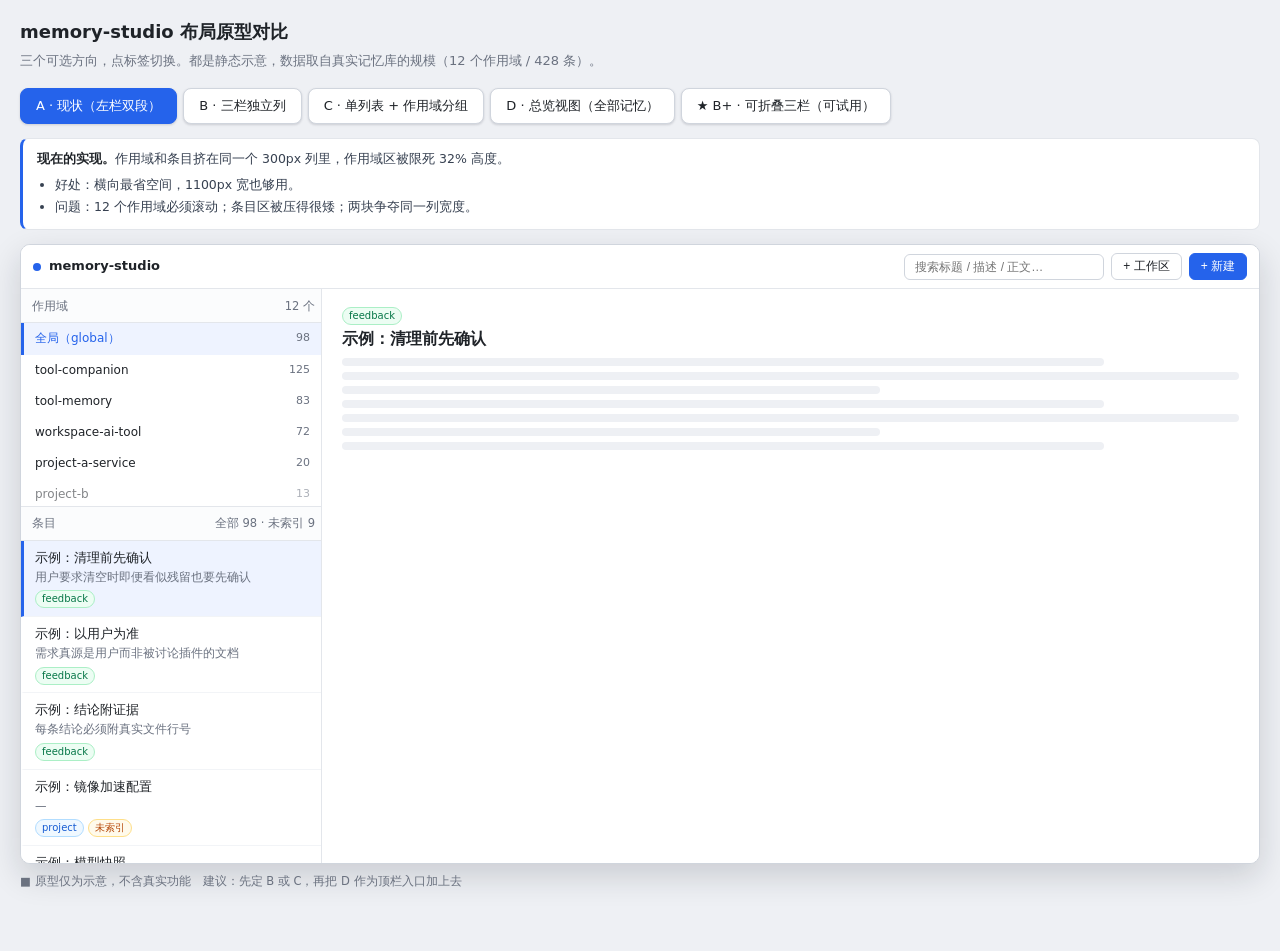
<file: docs/layout-preview.html>
<!DOCTYPE html>
<html lang="zh-CN">
<head>
<meta charset="utf-8">
<meta name="viewport" content="width=device-width, initial-scale=1">
<title>布局原型对比 · memory-studio</title>
<style>
:root{
  --bg:#f7f8fa; --panel:#fff; --panel2:#f0f2f5; --bd:#e3e6eb; --bd2:#d0d5dd;
  --tx:#1f2328; --mut:#6b7280; --ac:#2563eb; --acsoft:#eef3ff; --acbd:#c7d7fe;
  --danger:#d92d20; --ok:#067647; --warn:#b54708;
  --sh:0 1px 2px rgba(16,24,40,.06),0 1px 3px rgba(16,24,40,.1);
  --shl:0 12px 32px rgba(16,24,40,.16);
}
*{box-sizing:border-box}
body{margin:0;background:#eef0f4;color:var(--tx);
  font:13px/1.6 -apple-system,"Segoe UI","Microsoft YaHei",system-ui,sans-serif}
.page{max-width:1500px;margin:0 auto;padding:18px 20px 60px}

h1{font-size:18px;margin:0 0 4px}
.lead{color:var(--mut);font-size:13px;margin:0 0 16px}

.tabs{display:flex;gap:6px;margin-bottom:14px;flex-wrap:wrap}
.tab{padding:7px 15px;border:1px solid var(--bd2);background:#fff;border-radius:8px;
  cursor:pointer;font-size:13px;color:var(--tx);box-shadow:var(--sh)}
.tab:hover{background:var(--panel2)}
.tab.on{background:var(--ac);border-color:var(--ac);color:#fff}

.view{display:none}
.view.on{display:block}

.note{background:#fff;border:1px solid var(--bd);border-left:3px solid var(--ac);
  border-radius:8px;padding:10px 14px;margin:0 0 14px;font-size:12.5px;color:#374151}
.note b{color:var(--tx)}
.note ul{margin:6px 0 0;padding-left:18px}
.note li{margin:2px 0}

/* ===== 通用外壳，模拟真实窗口 ===== */
.frame{background:#fff;border:1px solid var(--bd2);border-radius:10px;overflow:hidden;
  box-shadow:var(--shl);height:620px;display:flex;flex-direction:column}
.topbar{display:flex;align-items:center;justify-content:space-between;gap:12px;
  padding:8px 12px;border-bottom:1px solid var(--bd);background:#fff;flex:0 0 auto}
.brand{display:flex;align-items:center;gap:8px;font-weight:600;font-size:13px}
.dot{width:8px;height:8px;border-radius:50%;background:var(--ac)}
.tools{display:flex;gap:7px;align-items:center}
.search{width:200px;padding:5px 10px;border:1px solid var(--bd2);border-radius:6px;
  font-size:12px;outline:none;background:#fff;color:var(--tx)}
.btn{padding:4px 11px;border:1px solid var(--bd2);border-radius:6px;background:#fff;
  font-size:12px;cursor:pointer;color:var(--tx);white-space:nowrap}
.btn.pri{background:var(--ac);border-color:var(--ac);color:#fff}

/* 三栏外壳 */
.cols{flex:1;display:grid;min-height:0}
.col{min-height:0;overflow:hidden;display:flex;flex-direction:column;background:#fff}
.col+.col{border-left:1px solid var(--bd)}
.hd{padding:7px 11px;font-size:11.5px;color:var(--mut);display:flex;
  justify-content:space-between;align-items:center;border-bottom:1px solid var(--bd);
  background:#fbfcfd;flex:0 0 auto}
.body{flex:1;overflow-y:auto;min-height:0}

.scope{padding:6px 11px;display:flex;justify-content:space-between;gap:8px;
  font-size:12px;border-left:3px solid transparent;cursor:pointer}
.scope:hover{background:var(--panel2)}
.scope.on{background:var(--acsoft);border-left-color:var(--ac);color:var(--ac)}
.scope .n{color:var(--mut);font-size:11px}
.scope .nm{overflow:hidden;text-overflow:ellipsis;white-space:nowrap}
.scope .u{font-size:10px;color:var(--warn)}

.item{padding:7px 11px;border-bottom:1px solid #f2f4f7;border-left:3px solid transparent;cursor:pointer}
.item:hover{background:#fafbfc}
.item.on{background:var(--acsoft);border-left-color:var(--ac)}
.item .t{font-size:12.5px;font-weight:500;overflow:hidden;text-overflow:ellipsis;white-space:nowrap}
.item .d{font-size:11.5px;color:var(--mut);overflow:hidden;text-overflow:ellipsis;white-space:nowrap}
.bdg{display:inline-block;font-size:10px;padding:0 6px;border-radius:20px;
  border:1px solid var(--bd2);color:var(--mut);background:#fff}
.bdg.fb{color:var(--ok);border-color:#abefc6;background:#ecfdf3}
.bdg.pr{color:#175cd3;border-color:#b2ddff;background:#eff8ff}
.bdg.un{color:var(--warn);border-color:#fedf89;background:#fffaeb}

.detail{padding:16px 20px;overflow-y:auto}
.detail h2{margin:0 0 4px;font-size:16px}
.wire{height:8px;border-radius:4px;background:#eef0f4;margin:6px 0}
.wire.s{width:60%}
.wire.m{width:85%}

/* 原型 A：现状（左栏双段） */
.layout-a{grid-template-columns:300px 1fr}
.side{display:flex;flex-direction:column;min-height:0}
.scopes{flex:0 0 32%;overflow-y:auto;border-bottom:1px solid var(--bd);min-height:0}
.list{flex:1;overflow-y:auto;min-height:0}

/* 原型 B：三栏 */
.layout-b{grid-template-columns:200px 300px 1fr}

/* 原型 C：列表内嵌作用域分组（单栏 + 详情） */
.layout-c{grid-template-columns:330px 1fr}
.group-hd{padding:6px 11px;font-size:11px;color:var(--mut);background:#f7f8fa;
  border-bottom:1px solid var(--bd);display:flex;justify-content:space-between;
  position:sticky;top:0;z-index:1}

/* 总览视图 */
.ov-cards{display:grid;grid-template-columns:repeat(4,1fr);gap:10px;padding:12px}
.card{border:1px solid var(--bd);border-radius:8px;padding:10px 12px;background:#fff}
.card .k{font-size:11px;color:var(--mut)}
.card .v{font-size:20px;font-weight:600;margin-top:2px}
.card .v.warn{color:var(--warn)}
.ov-list{padding:0 12px 12px}
.ov-row{display:flex;align-items:center;gap:8px;padding:5px 0;
  border-bottom:1px solid #f2f4f7;font-size:12px}
.ov-row .grow{flex:1;overflow:hidden;text-overflow:ellipsis;white-space:nowrap}
.ov-row .sc{color:var(--mut);font-size:11px}

.tag{display:inline-block;font-size:10.5px;padding:1px 7px;border-radius:20px;
  border:1px dashed var(--bd2);color:var(--mut)}
.legend{display:flex;gap:12px;flex-wrap:wrap;font-size:11.5px;color:var(--mut);margin-top:8px}

/* ===== 可折叠三栏 ===== */
.fold-layout{
  display:grid;
  transition:grid-template-columns .18s ease;
}
.fold-layout[data-s="open"][data-l="open"][data-d="open"]{grid-template-columns:200px 300px 1fr}
.fold-layout[data-s="closed"][data-l="open"][data-d="open"]{grid-template-columns:30px 300px 1fr}
.fold-layout[data-s="open"][data-l="closed"][data-d="open"]{grid-template-columns:200px 30px 1fr}
.fold-layout[data-s="open"][data-l="open"][data-d="closed"]{grid-template-columns:200px 300px 30px}
.fold-layout[data-s="open"][data-l="closed"][data-d="closed"]{grid-template-columns:200px 30px 30px}
.fold-layout[data-s="closed"][data-l="open"][data-d="closed"]{grid-template-columns:30px 300px 30px}
.fold-layout[data-s="closed"][data-l="closed"][data-d="open"]{grid-template-columns:30px 30px 1fr}
.fold-layout[data-s="closed"][data-l="closed"][data-d="closed"]{grid-template-columns:30px 30px 30px}

.fcol{overflow:hidden;transition:opacity .15s}
.fcol[hidden]{display:none}

.hd-title{font-weight:500;color:#374151}
.hd{padding:0 6px 0 11px;height:34px}
.hd-meta{color:var(--mut);font-size:11px;margin-left:auto;padding-right:2px}
.fold-btn{
  border:none;background:transparent;color:var(--mut);cursor:pointer;
  width:20px;height:20px;border-radius:5px;font-size:14px;line-height:1;
  display:flex;align-items:center;justify-content:center;flex:0 0 auto;
}
.fold-btn:hover{background:var(--panel2);color:var(--tx)}

/* 窄轨 */
.rail{
  display:none;flex-direction:column;align-items:center;gap:10px;
  padding:8px 0;background:#fbfcfd;border-right:1px solid var(--bd);
  cursor:pointer;user-select:none;overflow:hidden;
}
.rail.on{display:flex}
.rail .rt{
  writing-mode:vertical-rl;font-size:11px;color:var(--mut);letter-spacing:2px;
}
.rail:hover{background:var(--panel2)}
.rail:hover .rt{color:var(--ac)}
.rail-btn{
  border:none;background:transparent;color:var(--mut);cursor:pointer;font-size:13px;
}
</style>
</head>
<body>
<div class="page">
  <h1>memory-studio 布局原型对比</h1>
  <p class="lead">三个可选方向，点标签切换。都是静态示意，数据取自真实记忆库的规模（12 个作用域 / 428 条）。</p>

  <div class="tabs">
    <div class="tab on" data-v="a">A · 现状（左栏双段）</div>
    <div class="tab" data-v="b">B · 三栏独立列</div>
    <div class="tab" data-v="c">C · 单列表 + 作用域分组</div>
    <div class="tab" data-v="d">D · 总览视图（全部记忆）</div>
    <div class="tab" data-v="e">★ B+ · 可折叠三栏（可试用）</div>
  </div>

  <!-- ============ A ============ -->
  <div class="view on" id="v-a">
    <div class="note">
      <b>现在的实现。</b>作用域和条目挤在同一个 300px 列里，作用域区被限死 32% 高度。
      <ul>
        <li>好处：横向最省空间，1100px 宽也够用。</li>
        <li>问题：12 个作用域必须滚动；条目区被压得很矮；两块争夺同一列宽度。</li>
      </ul>
    </div>
    <div class="frame">
      <div class="topbar">
        <div class="brand"><span class="dot"></span>memory-studio</div>
        <div class="tools">
          <input class="search" placeholder="搜索标题 / 描述 / 正文…">
          <button class="btn">+ 工作区</button>
          <button class="btn pri">+ 新建</button>
        </div>
      </div>
      <div class="cols layout-a">
        <div class="col side">
          <div class="hd"><span>作用域</span><span>12 个</span></div>
          <div class="scopes">
            <div class="scope on"><span class="nm">全局（global）</span><span class="n">98</span></div>
            <div class="scope"><span class="nm">tool-companion</span><span class="n">125</span></div>
            <div class="scope"><span class="nm">tool-memory</span><span class="n">83</span></div>
            <div class="scope"><span class="nm">workspace-ai-tool</span><span class="n">72</span></div>
            <div class="scope"><span class="nm">project-a-service</span><span class="n">20</span></div>
            <div class="scope" style="opacity:.55"><span class="nm">project-b</span><span class="n">13</span></div>
            <div class="scope" style="opacity:.35"><span class="nm">…（还有 5 个，需滚动）</span></div>
          </div>
          <div class="hd"><span>条目</span><span>全部 98 · 未索引 9</span></div>
          <div class="list" id="list-a"></div>
        </div>
        <div class="col">
          <div class="detail">
            <span class="bdg fb">feedback</span>
            <h2>示例：清理前先确认</h2>
            <div class="wire m"></div><div class="wire"></div><div class="wire s"></div>
            <div class="wire m"></div><div class="wire"></div>
            <div class="wire s"></div><div class="wire m"></div>
          </div>
        </div>
      </div>
    </div>
  </div>

  <!-- ============ B ============ -->
  <div class="view" id="v-b">
    <div class="note">
      <b>三栏独立列。</b>作用域独占一列，可以完整展示并加自己的搜索框。
      <ul>
        <li>好处：层次最清楚，三块互不挤压；作用域能显示未索引计数。</li>
        <li>代价：横向至少 1200px 才舒服；窄屏要收起作用域列。</li>
      </ul>
    </div>
    <div class="frame">
      <div class="topbar">
        <div class="brand"><span class="dot"></span>memory-studio</div>
        <div class="tools">
          <input class="search" placeholder="全局搜索…">
          <button class="btn">+ 工作区</button>
          <button class="btn pri">+ 新建</button>
        </div>
      </div>
      <div class="cols layout-b">
        <div class="col">
          <div class="hd"><span>作用域</span><span>12</span></div>
          <div class="body">
            <div class="scope on"><span class="nm">全局（global）</span><span class="n">98 <span class="u">9</span></span></div>
            <div class="scope"><span class="nm">tool-companion</span><span class="n">125</span></div>
            <div class="scope"><span class="nm">tool-memory</span><span class="n">83</span></div>
            <div class="scope"><span class="nm">workspace-ai-tool</span><span class="n">72</span></div>
            <div class="scope"><span class="nm">project-a-service</span><span class="n">20</span></div>
            <div class="scope"><span class="nm">project-b</span><span class="n">13</span></div>
            <div class="scope"><span class="nm">commons-lib</span><span class="n">6</span></div>
            <div class="scope"><span class="nm">proj-2024-12</span><span class="n">4</span></div>
            <div class="scope"><span class="nm">legacy-merge</span><span class="n">3</span></div>
            <div class="scope"><span class="nm">d</span><span class="n">2</span></div>
            <div class="scope"><span class="nm">workspace-ai</span><span class="n">1</span></div>
            <div class="scope"><span class="nm">proj-legacy</span><span class="n">1</span></div>
          </div>
        </div>
        <div class="col">
          <div class="hd"><span>条目</span><span>未索引 9</span></div>
          <div class="body" id="list-b"></div>
        </div>
        <div class="col">
          <div class="detail">
            <span class="bdg fb">feedback</span>
            <h2>示例：清理前先确认</h2>
            <div class="wire m"></div><div class="wire"></div><div class="wire s"></div>
            <div class="wire m"></div><div class="wire"></div><div class="wire s"></div>
          </div>
        </div>
      </div>
    </div>
  </div>

  <!-- ============ C ============ -->
  <div class="view" id="v-c">
    <div class="note">
      <b>单列表 + 作用域分组。</b>不做独立作用域栏，条目按作用域分组显示，组头可折叠。
      <ul>
        <li>好处：横向最省；天然支持「全部记忆」浏览，滚动即跨作用域。</li>
        <li>代价：切换作用域靠折叠，不如点选直观；组多时滚动长。</li>
      </ul>
    </div>
    <div class="frame">
      <div class="topbar">
        <div class="brand"><span class="dot"></span>memory-studio</div>
        <div class="tools">
          <input class="search" placeholder="搜索全部记忆…">
          <button class="btn">+ 工作区</button>
          <button class="btn pri">+ 新建</button>
        </div>
      </div>
      <div class="cols layout-c">
        <div class="col">
          <div class="hd"><span>全部记忆</span><span>428 · 未索引 9</span></div>
          <div class="body" id="list-c"></div>
        </div>
        <div class="col">
          <div class="detail">
            <span class="bdg fb">feedback</span>
            <h2>示例：清理前先确认</h2>
            <div class="wire m"></div><div class="wire"></div><div class="wire s"></div>
          </div>
        </div>
      </div>
    </div>
  </div>

  <!-- ============ D ============ -->
  <div class="view" id="v-d">
    <div class="note">
      <b>总览视图。</b>可加在任一方案之上，作为「全部记忆」入口：先看规模与问题，再点进去细看。
      <ul>
        <li>卡片给规模感（总数 / 未索引 / 失效引用 / 重复标题）。</li>
        <li>下面按索引状态列出需要处理的条目，点击直接跳转。</li>
      </ul>
    </div>
    <div class="frame">
      <div class="topbar">
        <div class="brand"><span class="dot"></span>memory-studio · 全部记忆</div>
        <div class="tools">
          <input class="search" placeholder="搜索全部记忆…">
          <button class="btn">按作用域</button>
          <button class="btn">按类型</button>
          <button class="btn pri">+ 新建</button>
        </div>
      </div>
      <div class="cols" style="grid-template-columns:1fr">
        <div class="col">
          <div class="ov-cards">
            <div class="card"><div class="k">全部记忆</div><div class="v">428</div></div>
            <div class="card"><div class="k">未索引</div><div class="v warn">9</div></div>
            <div class="card"><div class="k">失效引用</div><div class="v">0</div></div>
            <div class="card"><div class="k">疑似重复</div><div class="v warn">3</div></div>
          </div>
          <div class="hd"><span>需要留意</span><span>按状态</span></div>
          <div class="body ov-list">
            <div class="ov-row"><span class="bdg un">未索引</span><span class="grow">示例：镜像加速配置</span><span class="sc">global</span></div>
            <div class="ov-row"><span class="bdg un">未索引</span><span class="grow">示例：模型快照</span><span class="sc">global</span></div>
            <div class="ov-row"><span class="bdg un">未索引</span><span class="grow">示例：本地算力边界</span><span class="sc">global</span></div>
            <div class="ov-row"><span class="bdg un">未索引</span><span class="grow">示例：依赖库解析缺陷</span><span class="sc">project-b</span></div>
            <div class="ov-row"><span class="tag">重复</span><span class="grow">示例：记忆写入规范</span><span class="sc">global</span></div>
            <div class="ov-row"><span class="tag">重复</span><span class="grow">示例：记忆写入规范二</span><span class="sc">global</span></div>
            <div class="ov-row"><span class="tag">重复</span><span class="grow">示例：作答规范</span><span class="sc">global</span></div>
          </div>
        </div>
      </div>
    </div>
  </div>

  <!-- ============ E: B+ 可折叠 ============ -->
  <div class="view" id="v-e">
    <div class="note">
      <b>B 的可折叠版（推荐）。</b>三列各自可收起，实时预览可直接点列头上的 ‹ 尝试。
      <ul>
        <li>每列头部有收起按钮；收起后留一条窄轨，点一下展开回来。</li>
        <li>列宽可拖动调整（示意，未实现拖拽）。</li>
        <li>宽度不够时自动收起作用域列，详情成为主区域。</li>
      </ul>
    </div>
    <div class="frame">
      <div class="topbar">
        <div class="brand"><span class="dot"></span>memory-studio</div>
        <div class="tools">
          <input class="search" placeholder="全局搜索…">
          <button class="btn" id="foldAll">全部展开 / 收起</button>
          <button class="btn">+ 工作区</button>
          <button class="btn pri">+ 新建</button>
        </div>
      </div>
      <div class="cols fold-layout" id="foldCols" data-s="open" data-l="open" data-d="open">

        <!-- 作用域列 -->
        <div class="col fcol" data-col="s">
          <div class="hd">
            <span class="hd-title">作用域</span>
            <button class="fold-btn" data-fold="s" title="收起">‹</button>
            <div class="hd-meta">12</div>
          </div>
          <div class="body fbody">
            <div class="scope on"><span class="nm">全局（global）</span><span class="n">98 <span class="u">9</span></span></div>
            <div class="scope"><span class="nm">tool-companion</span><span class="n">125</span></div>
            <div class="scope"><span class="nm">tool-memory</span><span class="n">83</span></div>
            <div class="scope"><span class="nm">workspace-ai-tool</span><span class="n">72</span></div>
            <div class="scope"><span class="nm">project-a-service</span><span class="n">20</span></div>
            <div class="scope"><span class="nm">project-b</span><span class="n">13</span></div>
            <div class="scope"><span class="nm">commons-lib</span><span class="n">6</span></div>
            <div class="scope"><span class="nm">proj-2024-12</span><span class="n">4</span></div>
            <div class="scope"><span class="nm">legacy-merge</span><span class="n">3</span></div>
            <div class="scope"><span class="nm">d</span><span class="n">2</span></div>
            <div class="scope"><span class="nm">workspace-ai</span><span class="n">1</span></div>
            <div class="scope"><span class="nm">proj-legacy</span><span class="n">1</span></div>
          </div>
        </div>

        <!-- 条目列 -->
        <div class="col fcol" data-col="l">
          <div class="hd">
            <span class="hd-title">条目</span>
            <button class="fold-btn" data-fold="l" title="收起">‹</button>
            <div class="hd-meta">未索引 9</div>
          </div>
          <div class="body fbody" id="list-e"></div>
        </div>

        <!-- 详情列 -->
        <div class="col fcol" data-col="d">
          <div class="hd">
            <span class="hd-title">详情</span>
            <button class="fold-btn" data-fold="d" title="收起">‹</button>
            <div class="hd-meta">global</div>
          </div>
          <div class="body detail fbody">
            <span class="bdg fb">feedback</span>
            <h2>示例：清理前先确认</h2>
            <div class="wire m"></div><div class="wire"></div><div class="wire s"></div>
            <div class="wire m"></div><div class="wire"></div><div class="wire s"></div>
            <div class="wire m"></div>
          </div>
        </div>

        <!-- 窄轨（收起后出现） -->
        <div class="rail" data-rail="s" title="展开作用域"><span class="rt">作用域</span><button class="rail-btn">›</button></div>
        <div class="rail" data-rail="l" title="展开条目"><span class="rt">条目</span><button class="rail-btn">›</button></div>
        <div class="rail" data-rail="d" title="展开详情"><span class="rt">详情</span><button class="rail-btn">›</button></div>
      </div>
    </div>
  </div>

  <div class="legend">
    <span>■ 原型仅为示意，不含真实功能</span>
    <span>建议：先定 B 或 C，再把 D 作为顶栏入口加上去</span>
  </div>
</div>

<script>
const ITEMS = [
  ['示例：清理前先确认','feedback','用户要求清空时即便看似残留也要先确认',true],
  ['示例：以用户为准','feedback','需求真源是用户而非被讨论插件的文档',true],
  ['示例：结论附证据','feedback','每条结论必须附真实文件行号',true],
  ['示例：镜像加速配置','project','',false],
  ['示例：模型快照','reference','',false],
  ['示例：用户偏好','user','示例：开发者，要求中文回复',true],
  ['示例：开发环境速查','project','示例：环境坐标',true],
  ['示例：评测方法','feedback','区分适配度低与实现得糙',true],
  ['示例：本地算力边界','user','',false],
];
const TYPE_BADGE = { feedback:'fb', project:'pr', reference:'', user:'' };

function itemHTML(it) {
  const [t, type, d, indexed] = it;
  const b = TYPE_BADGE[type] !== undefined ? TYPE_BADGE[type] : '';
  return `<div class="item${t.includes('清理') ? ' on' : ''}">
    <div class="t">${t}</div>
    <div class="d">${d || '—'}</div>
    <div style="margin-top:2px">
      <span class="bdg ${b}">${type}</span>
      ${indexed ? '' : '<span class="bdg un">未索引</span>'}
    </div>
  </div>`;
}

function fill(id) {
  const el = document.getElementById(id);
  if (el) el.innerHTML = ITEMS.map(itemHTML).join('');
}
fill('list-a'); fill('list-b');

// C：按作用域分组
const listC = document.getElementById('list-c');
const groups = [
  ['全局（global）', 98, ITEMS.slice(0, 4)],
  ['tool-companion', 125, ITEMS.slice(2, 4)],
  ['project-b', 13, ITEMS.slice(5, 7)],
];
listC.innerHTML = groups.map(([name, n, items]) => `
  <div class="group-hd"><span>${name}</span><span>${n} 条</span></div>
  ${items.map(itemHTML).join('')}
`).join('');

document.querySelectorAll('.tab').forEach((tab) => {
  tab.onclick = () => {
    document.querySelectorAll('.tab').forEach((t) => t.classList.remove('on'));
    document.querySelectorAll('.view').forEach((v) => v.classList.remove('on'));
    tab.classList.add('on');
    document.getElementById('v-' + tab.dataset.v).classList.add('on');
  };
});

// ===== B+ 可折叠列的交互（原型演示） =====
fill('list-e');
const foldCols = document.getElementById('foldCols');

function applyFold() {
  ['s', 'l', 'd'].forEach((k) => {
    const state = foldCols.dataset[k];
    const col = foldCols.querySelector(`.fcol[data-col="${k}"]`);
    const rail = foldCols.querySelector(`.rail[data-rail="${k}"]`);
    const folded = state === 'closed';
    col.hidden = folded;
    rail.classList.toggle('on', folded);
  });
}
function toggleFold(k) {
  foldCols.dataset[k] = foldCols.dataset[k] === 'open' ? 'closed' : 'open';
  applyFold();
}

foldCols.querySelectorAll('[data-fold]').forEach((b) => {
  b.onclick = (e) => { e.stopPropagation(); toggleFold(b.dataset.fold); };
});
foldCols.querySelectorAll('.rail').forEach((r) => {
  r.onclick = () => toggleFold(r.dataset.rail);
});

document.getElementById('foldAll').onclick = () => {
  const keys = ['s', 'l', 'd'];
  const allOpen = keys.every((k) => foldCols.dataset[k] === 'open');
  keys.forEach((k) => { foldCols.dataset[k] = allOpen ? 'closed' : 'open'; });
  applyFold();
};

// 窄屏自动收起作用域列
function autoFold() {
  const w = document.querySelector('#v-e .frame').clientWidth;
  if (w < 900 && foldCols.dataset.s === 'open') {
    foldCols.dataset.s = 'closed';
    applyFold();
  }
}
autoFold();
window.addEventListener('resize', autoFold);
applyFold();
</script>
</body>
</html>
</file>
